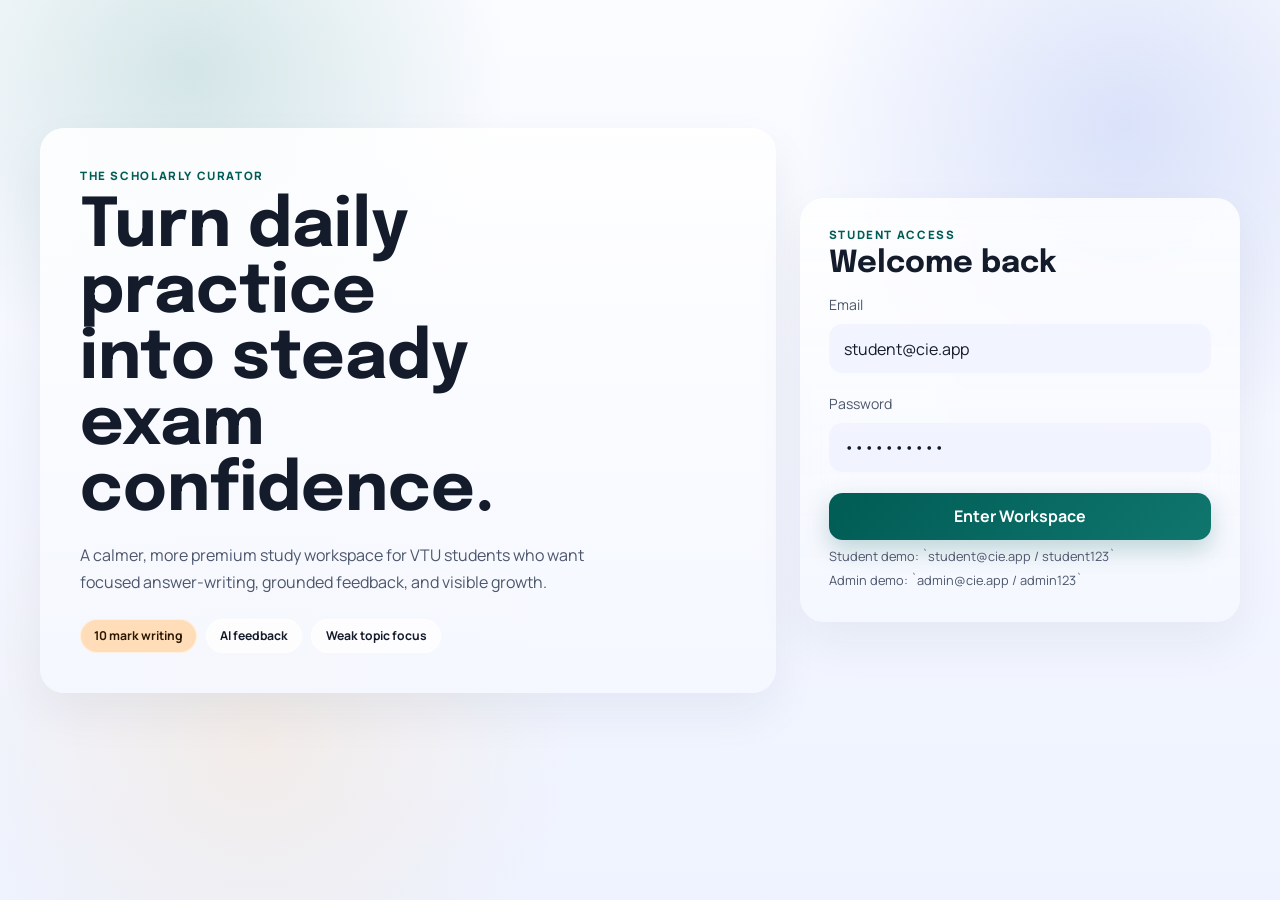
<file: frontend-web/index.html>
<!doctype html>
<html lang="en">
<head>
  <meta charset="UTF-8" />
  <meta name="viewport" content="width=device-width, initial-scale=1.0" />
  <title>ExamIgnite Study Portal</title>
  <link rel="preconnect" href="https://fonts.googleapis.com" />
  <link rel="preconnect" href="https://fonts.gstatic.com" crossorigin />
  <link href="https://fonts.googleapis.com/css2?family=Epilogue:wght@400;600;700;800;900&family=Manrope:wght@400;500;600;700;800&family=Material+Symbols+Outlined:wght,FILL@100..700,0..1&display=swap" rel="stylesheet" />
  <link rel="stylesheet" href="./style.css" />
</head>
<body>
  <main class="portal-shell">
    <section id="login-view" class="login-view">
      <div class="login-copy">
        <p class="eyebrow">The Scholarly Curator</p>
        <h1>Turn daily practice into steady exam confidence.</h1>
        <p class="lead">
          A calmer, more premium study workspace for VTU students who want focused answer-writing, grounded feedback, and visible growth.
        </p>
        <div class="feature-ribbon">
          <span class="pill accent">10 mark writing</span>
          <span class="pill">AI feedback</span>
          <span class="pill">Weak topic focus</span>
        </div>
      </div>

      <section class="login-card">
        <div class="card-header">
          <p class="eyebrow">Student Access</p>
          <h2>Welcome back</h2>
        </div>
        <form id="login-form" class="login-form">
          <label class="field">
            <span>Email</span>
            <input type="email" id="email" value="student@cie.app" required />
          </label>
          <label class="field">
            <span>Password</span>
            <input type="password" id="password" value="student123" required />
          </label>
          <button type="submit" class="btn btn-primary">Enter Workspace</button>
        </form>
        <p class="hint">Student demo: `student@cie.app / student123`</p>
        <p class="hint">Admin demo: `admin@cie.app / admin123`</p>
        <p id="login-msg" class="status-text error-text"></p>
      </section>
    </section>

    <section id="app-view" class="app-view hidden">
      <header class="top-appbar">
        <div class="top-appbar__left">
          <button class="icon-btn" type="button" aria-label="Menu">
            <span class="material-symbols-outlined">menu</span>
          </button>
          <span class="brand-mark">ExamIgnite</span>
        </div>

        <nav class="main-nav">
          <button class="nav-pill is-active" data-view="home-view">Home</button>
          <button class="nav-pill" data-view="subject-view">Subject</button>
          <button class="nav-pill" data-view="practice-view">Practice</button>
          <button class="nav-pill" data-view="history-view">Insights</button>
        </nav>

        <div class="top-appbar__right">
          <label class="compact-select">
            <span>Semester</span>
            <select id="semester-filter">
              <option value="">All</option>
              <option value="4" selected>Semester 4</option>
            </select>
          </label>
          <div class="profile-chip">
            <div class="avatar-circle">
              <span class="material-symbols-outlined">person</span>
            </div>
            <div class="profile-copy">
              <strong id="user-name">Student</strong>
              <small id="user-role">student</small>
            </div>
          </div>
          <button id="logout-btn" class="btn btn-secondary">Logout</button>
        </div>
      </header>

      <p id="global-msg" class="status-text"></p>

      <section id="home-view" class="view-section">
        <section class="welcome-band">
          <div class="welcome-band__copy">
            <p class="eyebrow">Performance Analytics</p>
            <h1 id="header-greeting">Good Morning</h1>
            <p class="muted-copy">A premium VTU study workspace built to keep practice calm, consistent, and measurable.</p>
          </div>
        </section>

        <section class="dashboard-bento">
          <article class="hero-panel">
            <div class="hero-panel__inner">
              <div class="hero-badge">
                <span class="material-symbols-outlined filled">bolt</span>
                <span>Study Pulse</span>
              </div>
              <div>
                <h2 id="hero-title">Loading your study pulse...</h2>
                <p id="hero-subtitle" class="hero-subtitle"></p>
              </div>
              <div class="hero-actions">
                <button id="hero-practice-btn" class="btn btn-light">Practice next question</button>
                <button id="hero-history-btn" class="btn btn-ghost">Review history</button>
              </div>
            </div>
            <div class="hero-orb"></div>
          </article>

          <article class="alert-card">
            <p class="mini-eyebrow">Weak subject alert</p>
            <h3 id="insight-weak-topic">No weak topic yet</h3>
            <p class="muted-copy">Use this panel to spot the area that needs the next focused revision pass.</p>
            <div class="alert-card__footer">
              <strong id="insight-average">--</strong>
              <span class="pill accent-soft">Average score</span>
            </div>
          </article>

          <article class="study-prompt-card">
            <div class="study-prompt-card__head">
              <div>
                <p class="mini-eyebrow">Recommended move</p>
                <h3>Likely exam practice</h3>
              </div>
              <span class="material-symbols-outlined icon-bubble">lightbulb</span>
            </div>
            <div class="stats-row">
              <span class="pill">Attempts <strong id="insight-attempts">--</strong></span>
              <span class="pill">High priority</span>
            </div>
          </article>
        </section>

        <section class="quick-actions">
          <button class="quick-action">
            <span class="quick-action__icon teal"><span class="material-symbols-outlined filled">play_circle</span></span>
            <span>Practice Now</span>
          </button>
          <button class="quick-action">
            <span class="quick-action__icon blue"><span class="material-symbols-outlined filled">quiz</span></span>
            <span>Mock Test</span>
          </button>
          <button class="quick-action">
            <span class="quick-action__icon red"><span class="material-symbols-outlined filled">history_edu</span></span>
            <span>Review Mistakes</span>
          </button>
          <button class="quick-action">
            <span class="quick-action__icon amber"><span class="material-symbols-outlined filled">library_books</span></span>
            <span>Previous Papers</span>
          </button>
        </section>

        <section class="content-grid content-grid--home">
          <article class="surface-card">
            <div class="section-header">
              <div>
                <p class="eyebrow">Core Subjects</p>
                <h3>Your current semester</h3>
              </div>
            </div>
            <div id="subject-cards" class="subject-grid"></div>
          </article>

          <aside class="insight-panel">
            <div class="section-header">
              <div>
                <p class="eyebrow">Recent Attempts</p>
                <h3>Learning insights</h3>
              </div>
            </div>
            <div id="recent-attempts" class="attempt-rail"></div>
          </aside>
        </section>
      </section>

      <section id="subject-view" class="view-section hidden">
        <section class="hero-header-card">
          <div>
            <p id="subject-code" class="eyebrow">Subject</p>
            <h2 id="subject-title">Choose a subject</h2>
            <p id="subject-meta" class="muted-copy"></p>
          </div>
          <div class="metric-focus-card">
            <span class="mini-eyebrow">Progress</span>
            <strong id="subject-progress-score">--</strong>
            <p id="subject-progress-detail" class="muted-copy"></p>
          </div>
        </section>

        <section class="content-grid">
          <article class="surface-card">
            <div class="section-header">
              <div>
                <p class="eyebrow">Question Browser</p>
                <h3>Curated prompts</h3>
              </div>
            </div>
            <div class="filter-row">
              <select id="filter-marks" class="filter-select">
                <option value="">All marks</option>
              </select>
              <select id="filter-module" class="filter-select">
                <option value="">All modules</option>
              </select>
              <select id="filter-year" class="filter-select">
                <option value="">All years</option>
              </select>
              <label class="toggle-chip">
                <input type="checkbox" id="filter-diagram" />
                <span>Diagram expected</span>
              </label>
            </div>
            <div id="question-cards" class="question-card-list"></div>
          </article>

          <aside class="preview-card">
            <div class="section-header">
              <div>
                <p class="eyebrow">Selection</p>
                <h3>Question preview</h3>
              </div>
            </div>
            <p id="selected-question-preview" class="muted-copy">Pick a question to begin focused writing.</p>
            <button id="open-practice-btn" class="btn btn-primary">Open writing workspace</button>
          </aside>
        </section>
      </section>

      <section id="practice-view" class="view-section hidden">
        <section class="content-grid content-grid--practice">
          <div class="practice-main">
            <article class="question-panel">
              <div class="chip-row" id="practice-chips"></div>
              <p id="practice-subject-code" class="eyebrow">Practice</p>
              <h2 id="practice-question-title">Select a question from the subject browser.</h2>
              <div class="tip-box">
                <p class="muted-copy">Use a definition first, then step-by-step structure, then example or diagram if needed.</p>
              </div>
            </article>

            <article class="editor-shell">
              <div class="editor-toolbar">
                <div class="toolbar-actions">
                  <button class="icon-btn" type="button"><span class="material-symbols-outlined">format_bold</span></button>
                  <button class="icon-btn" type="button"><span class="material-symbols-outlined">format_italic</span></button>
                  <button class="icon-btn" type="button"><span class="material-symbols-outlined">format_list_bulleted</span></button>
                  <button class="icon-btn" type="button"><span class="material-symbols-outlined">image</span></button>
                </div>
                <div class="editor-meta">
                  <span id="draft-status">Draft idle</span>
                  <span>Writing Studio</span>
                </div>
              </div>
              <textarea id="answer-text" class="writing-area" placeholder="Start writing your answer here..."></textarea>
            </article>
          </div>

          <aside class="practice-sidebar">
            <div class="mode-switch">
              <button class="mode-switch__btn is-active" type="button">Practice Mode</button>
              <button class="mode-switch__btn" type="button">Exam Mode</button>
            </div>

            <article class="timer-card">
              <span class="mini-eyebrow">Current Session</span>
              <strong id="session-status">Not started</strong>
              <div class="progress-line"><span></span></div>
            </article>

            <article class="expectation-card">
              <div class="section-header compact">
                <div>
                  <p class="eyebrow">Examiner Expectations</p>
                </div>
              </div>
              <div id="examiner-panel">
                <p class="muted-copy">Once a question is selected, this panel will summarize the answer frame and special expectations.</p>
              </div>
            </article>

            <article class="study-pulse-mini">
              <p class="mini-eyebrow">Study Pulse</p>
              <h4>Previous paper relevance</h4>
              <p class="muted-copy">Use this space for likely-repeat signal and quick reminder context.</p>
            </article>
          </aside>
        </section>

        <div class="floating-submit-bar">
          <button id="practice-back-btn" class="btn btn-secondary">Back to questions</button>
          <button id="start-session-btn" class="btn btn-secondary">Start session</button>
          <button id="submit-answer-btn" class="btn btn-primary">Submit answer</button>
        </div>
      </section>

      <section id="feedback-view" class="view-section hidden">
        <div class="feedback-hero-grid">
          <article class="score-spotlight">
            <span class="mini-eyebrow">Final score</span>
            <h2 id="feedback-score">No submission yet</h2>
            <p id="feedback-summary" class="muted-copy"></p>
          </article>

          <article class="coverage-panel">
            <div class="section-header compact">
              <div>
                <p class="eyebrow">Concept Coverage</p>
                <h3>What landed</h3>
              </div>
            </div>
            <div id="covered-concepts" class="pill-list"></div>
            <div id="missed-concepts" class="pill-list pill-list--negative"></div>
          </article>
        </div>

        <section class="content-grid">
          <article class="surface-card">
            <div class="feedback-summary-card">
              <div class="feedback-summary-card__icon">
                <span class="material-symbols-outlined filled">auto_awesome</span>
              </div>
              <div>
                <p class="eyebrow">AI Feedback Summary</p>
                <p class="reading-copy" id="reference-answer"></p>
              </div>
            </div>
          </article>

          <aside class="feedback-side">
            <article class="preview-card">
              <div class="section-header compact">
                <div>
                  <p class="eyebrow">Diagram Guidance</p>
                  <h3>Exam note</h3>
                </div>
              </div>
              <p id="feedback-diagram" class="muted-copy">Diagram recommendation appears here.</p>
            </article>

            <article class="evidence-panel">
              <div class="section-header compact">
                <div>
                  <p class="eyebrow">Evidence</p>
                  <h3>Grounding sources</h3>
                </div>
              </div>
              <div id="feedback-evidence" class="evidence-list"></div>
            </article>

            <div class="feedback-actions">
              <button id="retry-answer-btn" class="btn btn-primary">Retry answer</button>
              <button id="feedback-subject-btn" class="btn btn-secondary">Back to subject</button>
            </div>
          </aside>
        </section>
      </section>

      <section id="history-view" class="view-section hidden">
        <section class="history-header">
          <div>
            <p class="eyebrow">Performance Analytics</p>
            <h2>Growth metrics.</h2>
            <p class="muted-copy">Visualizing your study rhythm, weak patterns, and the next revision move.</p>
          </div>
        </section>

        <section class="history-bento">
          <article class="trend-card">
            <div class="section-header compact">
              <div>
                <p class="eyebrow">Score Improvement</p>
                <h3>Recent momentum</h3>
              </div>
            </div>
            <div class="graph-placeholder">
              <div class="graph-line"></div>
            </div>
          </article>

          <article class="streak-card">
            <p class="mini-eyebrow">Daily momentum</p>
            <h3>Study streak</h3>
            <p class="muted-copy">Your consistency is visible here as part of the visual rhythm, even before richer analytics arrive.</p>
          </article>
        </section>

        <section class="content-grid">
          <article class="surface-card">
            <div class="section-header">
              <div>
                <p class="eyebrow">Attempt Timeline</p>
                <h3>Your recent work</h3>
              </div>
            </div>
            <div id="history-list" class="history-list"></div>
          </article>

          <aside class="insight-panel">
            <div class="section-header">
              <div>
                <p class="eyebrow">Progress Lens</p>
                <h3>Subject improvement</h3>
              </div>
            </div>
            <select id="history-subject-select" class="filter-select"></select>
            <div id="history-progress-panel" class="progress-panel"></div>
          </aside>
        </section>
      </section>
    </section>
  </main>

  <nav class="bottom-nav">
    <button class="bottom-nav__item is-active" type="button">
      <span class="material-symbols-outlined">dashboard</span>
      <span>Home</span>
    </button>
    <button class="bottom-nav__item" type="button">
      <span class="material-symbols-outlined">menu_book</span>
      <span>Practice</span>
    </button>
    <button class="bottom-nav__item" type="button">
      <span class="material-symbols-outlined">analytics</span>
      <span>Insights</span>
    </button>
    <button class="bottom-nav__item" type="button">
      <span class="material-symbols-outlined">person</span>
      <span>Profile</span>
    </button>
  </nav>

  <script src="./app.js"></script>
</body>
</html>
</file>
<file: frontend-web/style.css>
:root {
  --surface: #f9f9ff;
  --surface-low: #f1f3ff;
  --surface-top: #ffffff;
  --surface-high: #e1e8fd;
  --surface-variant: #dce2f7;
  --primary: #005c55;
  --primary-container: #0f766e;
  --primary-fixed: #9cf2e8;
  --secondary: #1d4ed8;
  --secondary-fixed: #dce1ff;
  --tertiary: #734700;
  --tertiary-fixed: #ffddb8;
  --error: #ba1a1a;
  --on-surface: #141b2b;
  --on-muted: #4c566c;
  --outline-variant: rgba(189, 201, 198, 0.35);
  --shadow-soft: 0 20px 48px rgba(20, 27, 43, 0.06);
  --shadow-hero: 0 28px 64px rgba(0, 92, 85, 0.22);
  --radius-lg: 1rem;
  --radius-xl: 1.5rem;
}

* {
  box-sizing: border-box;
}

html,
body {
  margin: 0;
  min-height: 100%;
}

body {
  font-family: "Manrope", "Segoe UI", sans-serif;
  color: var(--on-surface);
  background:
    radial-gradient(circle at 15% 8%, rgba(12, 118, 110, 0.16), transparent 23%),
    radial-gradient(circle at 88% 14%, rgba(29, 78, 216, 0.14), transparent 24%),
    radial-gradient(circle at 20% 82%, rgba(255, 185, 95, 0.14), transparent 25%),
    linear-gradient(180deg, #fbfcff 0%, #f5f7ff 43%, #eef3ff 100%);
}

button,
input,
select,
textarea {
  font: inherit;
}

button {
  cursor: pointer;
}

.material-symbols-outlined {
  font-variation-settings: "FILL" 0, "wght" 450, "GRAD" 0, "opsz" 24;
}

.material-symbols-outlined.filled {
  font-variation-settings: "FILL" 1, "wght" 450, "GRAD" 0, "opsz" 24;
}

.hidden {
  display: none !important;
}

.portal-shell {
  max-width: 1240px;
  margin: 0 auto;
  padding: 1.5rem 1.25rem 6.5rem;
}

.status-text {
  margin: 0.25rem 0 0;
  font-size: 0.9rem;
  color: var(--on-muted);
}

.error-text {
  color: var(--error);
}

.eyebrow,
.mini-eyebrow {
  margin: 0;
  text-transform: uppercase;
  letter-spacing: 0.14em;
  font-weight: 800;
}

.eyebrow {
  font-size: 0.72rem;
  color: var(--primary);
}

.mini-eyebrow {
  font-size: 0.66rem;
  color: rgba(20, 27, 43, 0.64);
}

h1,
h2,
h3,
h4 {
  margin: 0;
  font-family: "Epilogue", "Segoe UI", sans-serif;
  letter-spacing: 0;
}

.muted-copy {
  color: var(--on-muted);
  line-height: 1.65;
}

.pill {
  display: inline-flex;
  align-items: center;
  gap: 0.35rem;
  border-radius: 999px;
  background: rgba(255, 255, 255, 0.8);
  box-shadow: inset 0 0 0 1px rgba(255, 255, 255, 0.58);
  padding: 0.52rem 0.9rem;
  font-size: 0.76rem;
  font-weight: 700;
  color: var(--on-surface);
}

.pill.accent {
  background: var(--tertiary-fixed);
  color: #2a1700;
}

.pill.accent-soft {
  background: rgba(255, 221, 184, 0.7);
  color: #5f3a00;
}

.btn {
  border: 0;
  border-radius: 0.85rem;
  padding: 0.8rem 1.05rem;
  font-weight: 700;
  transition: transform 140ms ease, filter 140ms ease;
}

.btn:hover {
  transform: translateY(-1px);
}

.btn-primary {
  color: #fff;
  background: linear-gradient(135deg, var(--primary) 0%, var(--primary-container) 100%);
  box-shadow: 0 10px 24px rgba(0, 92, 85, 0.23);
}

.btn-secondary {
  color: var(--on-surface);
  background: rgba(255, 255, 255, 0.78);
  box-shadow: inset 0 0 0 1px rgba(255, 255, 255, 0.6);
}

.btn-light {
  color: var(--primary);
  background: var(--surface-top);
}

.btn-ghost {
  color: #d8f7f2;
  background: rgba(255, 255, 255, 0.15);
  box-shadow: inset 0 0 0 1px rgba(255, 255, 255, 0.25);
}

.btn-tertiary {
  color: var(--secondary);
  background: rgba(220, 225, 255, 0.72);
}

.login-view {
  min-height: calc(100vh - 8rem);
  display: grid;
  gap: 1.5rem;
  grid-template-columns: minmax(0, 1.35fr) minmax(320px, 440px);
  align-items: center;
}

.login-copy {
  background: linear-gradient(180deg, rgba(255, 255, 255, 0.88), rgba(245, 248, 255, 0.92));
  border-radius: var(--radius-xl);
  padding: 2.5rem;
  box-shadow: var(--shadow-soft);
}

.login-copy h1 {
  margin-top: 0.8rem;
  font-size: clamp(2.4rem, 6vw, 4.2rem);
  line-height: 0.98;
  max-width: 11ch;
}

.lead {
  margin: 1.1rem 0 1.4rem;
  color: var(--on-muted);
  max-width: 52ch;
  line-height: 1.7;
}

.feature-ribbon {
  display: flex;
  flex-wrap: wrap;
  gap: 0.55rem;
}

.login-card {
  border-radius: var(--radius-xl);
  background: linear-gradient(180deg, rgba(255, 255, 255, 0.82), rgba(245, 248, 255, 0.78));
  box-shadow: var(--shadow-soft);
  backdrop-filter: blur(20px);
  padding: 1.8rem;
}

.card-header {
  margin-bottom: 1rem;
}

.card-header h2 {
  margin-top: 0.4rem;
  font-size: 1.9rem;
}

.login-form,
.field {
  display: grid;
  gap: 0.6rem;
}

.field {
  margin-bottom: 0.7rem;
}

.field span {
  color: var(--on-muted);
  font-size: 0.88rem;
}

.field input,
.compact-select select,
.filter-select,
.writing-area {
  border: 0;
  border-radius: 0.85rem;
  background: rgba(241, 243, 255, 0.9);
  color: var(--on-surface);
  padding: 0.85rem 0.95rem;
  outline: none;
  box-shadow: inset 0 0 0 1.2px transparent;
  transition: box-shadow 120ms ease, background 120ms ease;
}

.field input:focus,
.compact-select select:focus,
.filter-select:focus,
.writing-area:focus {
  box-shadow: inset 0 0 0 1.5px rgba(0, 106, 99, 0.4);
  background: rgba(255, 255, 255, 0.94);
}

.hint {
  margin: 0.4rem 0 0;
  color: var(--on-muted);
  font-size: 0.8rem;
}

.app-view {
  display: grid;
  gap: 1.15rem;
}

.top-appbar {
  position: sticky;
  top: 0.8rem;
  z-index: 20;
  display: grid;
  grid-template-columns: auto 1fr auto;
  align-items: center;
  gap: 1rem;
  background: linear-gradient(180deg, rgba(255, 255, 255, 0.82), rgba(245, 249, 255, 0.78));
  backdrop-filter: blur(20px);
  border-radius: var(--radius-xl);
  box-shadow: var(--shadow-soft);
  padding: 0.95rem 1.2rem;
}

.top-appbar__left,
.top-appbar__right,
.main-nav {
  display: flex;
  align-items: center;
  gap: 0.75rem;
}

.main-nav {
  justify-content: center;
  flex-wrap: wrap;
}

.brand-mark {
  font-family: "Epilogue", "Segoe UI", sans-serif;
  color: var(--primary);
  font-weight: 800;
  letter-spacing: -0.02em;
  font-size: 1.18rem;
}

.icon-btn {
  display: inline-flex;
  align-items: center;
  justify-content: center;
  width: 2.25rem;
  height: 2.25rem;
  border-radius: 999px;
  border: 0;
  background: rgba(255, 255, 255, 0.58);
  color: var(--on-muted);
}

.icon-btn:hover {
  color: var(--primary);
}

.nav-pill {
  border: 0;
  border-radius: 999px;
  background: transparent;
  color: var(--on-muted);
  font-weight: 700;
  padding: 0.62rem 1rem;
}

.nav-pill.is-active {
  color: var(--primary);
  background: rgba(156, 242, 232, 0.46);
}

.compact-select {
  display: grid;
  gap: 0.2rem;
  color: var(--on-muted);
  font-size: 0.76rem;
}

.compact-select select {
  min-width: 128px;
  padding: 0.58rem 0.8rem;
}

.profile-chip {
  display: inline-flex;
  align-items: center;
  gap: 0.6rem;
  border-radius: 999px;
  padding: 0.28rem 0.7rem 0.28rem 0.28rem;
  background: rgba(255, 255, 255, 0.66);
}

.avatar-circle {
  width: 2rem;
  height: 2rem;
  border-radius: 999px;
  background: var(--surface-low);
  color: var(--primary);
  display: grid;
  place-items: center;
}

.profile-copy {
  display: grid;
  gap: 0.03rem;
}

.profile-copy strong {
  font-size: 0.86rem;
}

.profile-copy small {
  color: var(--on-muted);
  font-size: 0.72rem;
}

.view-section {
  display: grid;
  gap: 1rem;
}

.welcome-band {
  background: linear-gradient(180deg, rgba(255, 255, 255, 0.9), rgba(245, 249, 255, 0.86));
  border-radius: var(--radius-xl);
  box-shadow: var(--shadow-soft);
  padding: 1.7rem;
}

.welcome-band__copy h1 {
  margin-top: 0.45rem;
  font-size: clamp(2rem, 4vw, 3.2rem);
}

.dashboard-bento {
  display: grid;
  gap: 1rem;
  grid-template-columns: minmax(0, 2fr) minmax(0, 1fr);
  grid-template-areas:
    "hero alert"
    "hero prompt";
}

.hero-panel {
  grid-area: hero;
  border-radius: var(--radius-xl);
  background: linear-gradient(135deg, var(--primary) 0%, var(--primary-container) 100%);
  color: #e9fffb;
  box-shadow: var(--shadow-hero);
  padding: 1.6rem;
  position: relative;
  overflow: hidden;
}

.hero-panel__inner {
  position: relative;
  z-index: 1;
  display: grid;
  gap: 1.3rem;
}

.hero-badge {
  display: inline-flex;
  align-items: center;
  gap: 0.35rem;
  width: fit-content;
  padding: 0.4rem 0.75rem;
  background: rgba(255, 255, 255, 0.15);
  border-radius: 999px;
  font-size: 0.74rem;
  font-weight: 800;
  text-transform: uppercase;
  letter-spacing: 0.1em;
}

.hero-panel h2 {
  font-size: clamp(1.8rem, 3.2vw, 2.8rem);
  line-height: 1.03;
  max-width: 12ch;
}

.hero-subtitle {
  margin-top: 0.7rem;
  max-width: 52ch;
  color: rgba(233, 255, 251, 0.85);
}

.hero-actions {
  display: flex;
  flex-wrap: wrap;
  gap: 0.6rem;
}

.hero-orb {
  position: absolute;
  width: 230px;
  height: 230px;
  border-radius: 999px;
  background: rgba(255, 255, 255, 0.14);
  bottom: -95px;
  right: -70px;
  filter: blur(8px);
}

.alert-card,
.study-prompt-card,
.insight-panel,
.preview-card,
.feedback-side,
.practice-sidebar {
  border-radius: var(--radius-xl);
  box-shadow: var(--shadow-soft);
}

.alert-card {
  grid-area: alert;
  background: linear-gradient(165deg, rgba(255, 221, 184, 0.93), rgba(255, 255, 255, 0.85));
  padding: 1.3rem;
  display: grid;
  gap: 0.75rem;
}

.alert-card h3 {
  font-size: 1.35rem;
}

.alert-card__footer {
  display: flex;
  align-items: center;
  justify-content: space-between;
  gap: 0.65rem;
}

.alert-card__footer strong {
  font-family: "Epilogue", "Segoe UI", sans-serif;
  font-size: 1.38rem;
}

.study-prompt-card {
  grid-area: prompt;
  background: linear-gradient(180deg, rgba(220, 225, 255, 0.86), rgba(252, 252, 255, 0.92));
  padding: 1.3rem;
  display: grid;
  gap: 0.8rem;
}

.study-prompt-card__head {
  display: flex;
  align-items: flex-start;
  justify-content: space-between;
  gap: 0.7rem;
}

.study-prompt-card h3 {
  font-size: 1.2rem;
}

.icon-bubble {
  width: 2rem;
  height: 2rem;
  display: grid;
  place-items: center;
  border-radius: 0.6rem;
  background: rgba(255, 255, 255, 0.65);
  color: var(--secondary);
}

.stats-row {
  display: flex;
  flex-wrap: wrap;
  gap: 0.45rem;
}

.quick-actions {
  display: grid;
  gap: 0.75rem;
  grid-template-columns: repeat(4, minmax(0, 1fr));
}

.quick-action {
  border: 0;
  border-radius: 1rem;
  background: linear-gradient(180deg, rgba(255, 255, 255, 0.9), rgba(245, 248, 255, 0.85));
  box-shadow: var(--shadow-soft);
  padding: 1rem 0.7rem;
  display: grid;
  justify-items: center;
  gap: 0.5rem;
  font-size: 0.75rem;
  font-weight: 800;
  text-transform: uppercase;
  letter-spacing: 0.08em;
  color: var(--on-surface);
}

.quick-action__icon {
  width: 2.8rem;
  height: 2.8rem;
  border-radius: 0.9rem;
  display: grid;
  place-items: center;
}

.quick-action__icon.teal {
  background: rgba(0, 92, 85, 0.1);
  color: var(--primary);
}

.quick-action__icon.blue {
  background: rgba(29, 78, 216, 0.1);
  color: var(--secondary);
}

.quick-action__icon.red {
  background: rgba(186, 26, 26, 0.1);
  color: var(--error);
}

.quick-action__icon.amber {
  background: rgba(255, 185, 95, 0.18);
  color: #8d5a00;
}

.content-grid {
  display: grid;
  gap: 1rem;
  grid-template-columns: minmax(0, 2fr) minmax(300px, 1fr);
}

.content-grid--home {
  grid-template-columns: minmax(0, 2fr) minmax(340px, 1fr);
}

.content-grid--practice {
  grid-template-columns: minmax(0, 2fr) minmax(320px, 1fr);
}

.surface-card,
.insight-panel,
.preview-card,
.feedback-side {
  background: linear-gradient(180deg, rgba(255, 255, 255, 0.9), rgba(245, 248, 255, 0.87));
  padding: 1.3rem;
}

.section-header {
  display: flex;
  justify-content: space-between;
  align-items: flex-start;
  gap: 0.75rem;
  margin-bottom: 1rem;
}

.section-header h3 {
  margin-top: 0.45rem;
  font-size: 1.35rem;
}

.section-header.compact h3 {
  font-size: 1.1rem;
}

.subject-grid,
.question-card-list,
.attempt-rail,
.history-list,
.progress-panel,
.evidence-list {
  display: grid;
  gap: 0.75rem;
}

.subject-card,
.question-card,
.attempt-card,
.timeline-card,
.progress-card,
.evidence-card,
.empty-state {
  border-radius: 1rem;
  border: 0;
  width: 100%;
  text-align: left;
  padding: 1rem;
  background: linear-gradient(180deg, rgba(248, 251, 255, 0.96), rgba(240, 245, 255, 0.92));
  box-shadow: inset 0 0 0 1px rgba(255, 255, 255, 0.54);
}

.subject-card:hover,
.question-card:hover,
.attempt-card:hover,
.timeline-card:hover {
  transform: translateY(-1px);
}

.subject-card.is-active,
.question-card.is-active {
  background: linear-gradient(135deg, rgba(233, 251, 247, 0.97), rgba(231, 241, 255, 0.96));
  box-shadow: inset 0 0 0 1px rgba(0, 92, 85, 0.25);
}

.subject-card header,
.question-card header,
.attempt-card header,
.timeline-card header,
.progress-card header {
  display: flex;
  justify-content: space-between;
  align-items: flex-start;
  gap: 0.7rem;
}

.subject-card h4,
.question-card h4,
.attempt-card h4,
.timeline-card h4,
.progress-card h4 {
  margin: 0.35rem 0 0.45rem;
  font-size: 1.04rem;
}

.meta-row,
.metric-row,
.attempt-meta {
  display: flex;
  flex-wrap: wrap;
  gap: 0.45rem 0.9rem;
  color: var(--on-muted);
  font-size: 0.85rem;
}

.score-badge,
.score-pill {
  display: inline-flex;
  align-items: center;
  justify-content: center;
  min-height: 2rem;
  padding: 0 0.78rem;
  border-radius: 999px;
  font-weight: 800;
  font-size: 0.82rem;
}

.score-badge {
  color: var(--primary);
  background: rgba(156, 242, 232, 0.58);
}

.score-pill {
  color: var(--secondary);
  background: rgba(220, 225, 255, 0.78);
}

.hero-header-card {
  border-radius: var(--radius-xl);
  background: linear-gradient(180deg, rgba(255, 255, 255, 0.92), rgba(245, 249, 255, 0.88));
  box-shadow: var(--shadow-soft);
  padding: 1.3rem;
  display: grid;
  grid-template-columns: minmax(0, 1fr) minmax(220px, 320px);
  gap: 0.9rem;
  align-items: stretch;
}

.hero-header-card h2 {
  margin-top: 0.4rem;
  font-size: clamp(1.55rem, 3vw, 2.25rem);
}

.metric-focus-card {
  background: linear-gradient(165deg, rgba(255, 255, 255, 0.9), rgba(235, 247, 245, 0.92));
  border-radius: 1rem;
  padding: 1rem;
  display: grid;
  gap: 0.4rem;
}

.metric-focus-card strong {
  font-family: "Epilogue", "Segoe UI", sans-serif;
  font-size: 1.95rem;
}

.filter-row {
  display: flex;
  flex-wrap: wrap;
  gap: 0.55rem;
  margin-bottom: 0.8rem;
}

.filter-select {
  min-width: 132px;
}

.toggle-chip {
  display: inline-flex;
  align-items: center;
  gap: 0.5rem;
  border-radius: 999px;
  padding: 0.58rem 0.9rem;
  background: rgba(255, 255, 255, 0.82);
  box-shadow: inset 0 0 0 1px rgba(255, 255, 255, 0.54);
  font-size: 0.86rem;
  color: var(--on-muted);
}

.toggle-chip input {
  margin: 0;
}

.practice-main {
  display: grid;
  gap: 0.9rem;
}

.question-panel,
.editor-shell,
.practice-sidebar > * {
  border-radius: var(--radius-xl);
  box-shadow: var(--shadow-soft);
}

.question-panel {
  background: linear-gradient(180deg, rgba(255, 255, 255, 0.9), rgba(245, 249, 255, 0.88));
  padding: 1.25rem;
  display: grid;
  gap: 0.7rem;
}

.question-panel h2 {
  font-size: clamp(1.3rem, 2.4vw, 2rem);
  line-height: 1.16;
}

.chip-row {
  display: flex;
  flex-wrap: wrap;
  gap: 0.45rem;
}

.tip-box {
  border-radius: 0.75rem;
  background: rgba(241, 243, 255, 0.9);
  padding: 0.72rem 0.9rem;
}

.editor-shell {
  overflow: hidden;
  background: linear-gradient(180deg, rgba(255, 255, 255, 0.9), rgba(245, 248, 255, 0.9));
}

.editor-toolbar {
  display: flex;
  justify-content: space-between;
  gap: 0.7rem;
  align-items: center;
  padding: 0.6rem 0.85rem;
  background: rgba(241, 243, 255, 0.9);
}

.toolbar-actions,
.editor-meta {
  display: flex;
  align-items: center;
  gap: 0.38rem;
}

.editor-meta {
  font-size: 0.76rem;
  font-weight: 700;
  color: var(--on-muted);
}

.writing-area {
  width: 100%;
  min-height: 430px;
  resize: vertical;
  border-radius: 0;
  background: transparent;
  padding: 1.05rem;
  line-height: 1.72;
}

.practice-sidebar {
  display: grid;
  gap: 0.75rem;
}

.mode-switch {
  display: grid;
  grid-template-columns: 1fr 1fr;
  gap: 0.3rem;
  background: var(--surface-low);
  padding: 0.3rem;
  border-radius: 0.8rem;
}

.mode-switch__btn {
  border: 0;
  border-radius: 0.62rem;
  background: transparent;
  color: var(--on-muted);
  font-size: 0.74rem;
  font-weight: 800;
  text-transform: uppercase;
  letter-spacing: 0.08em;
  padding: 0.55rem 0.5rem;
}

.mode-switch__btn.is-active {
  background: var(--surface-top);
  color: var(--primary);
}

.timer-card {
  background: linear-gradient(135deg, var(--primary) 0%, var(--primary-container) 100%);
  color: #fff;
  padding: 1rem;
  display: grid;
  gap: 0.45rem;
}

.timer-card .mini-eyebrow {
  color: rgba(255, 255, 255, 0.75);
}

.timer-card strong {
  font-family: "Epilogue", "Segoe UI", sans-serif;
  font-size: 1.4rem;
}

.progress-line {
  border-radius: 999px;
  height: 0.42rem;
  background: rgba(255, 255, 255, 0.25);
  overflow: hidden;
}

.progress-line span {
  display: block;
  width: 55%;
  height: 100%;
  border-radius: 999px;
  background: #fff;
}

.expectation-card {
  background: linear-gradient(180deg, rgba(241, 243, 255, 0.95), rgba(255, 255, 255, 0.9));
  padding: 1rem;
}

.study-pulse-mini {
  background: linear-gradient(145deg, rgba(15, 118, 110, 0.92), rgba(0, 92, 85, 0.94));
  color: #e9fffb;
  padding: 1rem;
}

.study-pulse-mini .mini-eyebrow {
  color: rgba(233, 255, 251, 0.74);
}

.study-pulse-mini h4 {
  margin: 0.3rem 0;
}

.study-pulse-mini .muted-copy {
  color: rgba(233, 255, 251, 0.83);
}

.floating-submit-bar {
  position: sticky;
  bottom: 0.9rem;
  z-index: 12;
  border-radius: 0.95rem;
  padding: 0.65rem;
  background: rgba(255, 255, 255, 0.82);
  backdrop-filter: blur(16px);
  box-shadow: var(--shadow-soft);
  display: flex;
  flex-wrap: wrap;
  gap: 0.5rem;
}

.feedback-hero-grid {
  display: grid;
  gap: 1rem;
  grid-template-columns: minmax(0, 1fr) minmax(0, 1.7fr);
}

.score-spotlight,
.coverage-panel {
  border-radius: var(--radius-xl);
  box-shadow: var(--shadow-soft);
}

.score-spotlight {
  background: linear-gradient(180deg, rgba(255, 255, 255, 0.94), rgba(245, 249, 255, 0.9));
  padding: 1.2rem;
}

.score-spotlight h2 {
  margin-top: 0.4rem;
  font-size: clamp(1.5rem, 2.9vw, 2.5rem);
}

.coverage-panel {
  background: linear-gradient(180deg, rgba(241, 243, 255, 0.95), rgba(255, 255, 255, 0.9));
  padding: 1.2rem;
}

.pill-list {
  display: flex;
  flex-wrap: wrap;
  gap: 0.5rem;
}

.pill-list--negative {
  margin-top: 0.6rem;
}

.chip {
  border-radius: 999px;
  background: rgba(255, 255, 255, 0.86);
  padding: 0.45rem 0.75rem;
  font-size: 0.8rem;
  font-weight: 700;
  color: var(--on-surface);
}

.chip-negative {
  background: rgba(255, 218, 214, 0.9);
  color: #8b1b12;
}

.feedback-summary-card {
  display: grid;
  gap: 0.8rem;
  grid-template-columns: auto 1fr;
}

.feedback-summary-card__icon {
  width: 2.1rem;
  height: 2.1rem;
  border-radius: 0.65rem;
  display: grid;
  place-items: center;
  background: linear-gradient(135deg, var(--primary), var(--primary-container));
  color: #fff;
}

.reading-copy {
  color: var(--on-muted);
  line-height: 1.8;
  margin-top: 0.45rem;
}

.feedback-side {
  display: grid;
  gap: 0.75rem;
}

.feedback-actions {
  display: grid;
  gap: 0.5rem;
}

.history-header,
.trend-card,
.streak-card {
  border-radius: var(--radius-xl);
  box-shadow: var(--shadow-soft);
}

.history-header {
  background: linear-gradient(180deg, rgba(255, 255, 255, 0.9), rgba(245, 249, 255, 0.85));
  padding: 1.2rem;
}

.history-header h2 {
  margin-top: 0.35rem;
  font-size: clamp(1.5rem, 2.8vw, 2.35rem);
}

.history-bento {
  display: grid;
  gap: 1rem;
  grid-template-columns: minmax(0, 2fr) minmax(300px, 1fr);
}

.trend-card {
  background: linear-gradient(180deg, rgba(255, 255, 255, 0.92), rgba(245, 249, 255, 0.9));
  padding: 1.2rem;
}

.graph-placeholder {
  position: relative;
  border-radius: 0.9rem;
  height: 180px;
  background: rgba(233, 237, 255, 0.52);
  overflow: hidden;
}

.graph-line {
  position: absolute;
  left: 6%;
  right: 6%;
  top: 55%;
  height: 3px;
  border-radius: 999px;
  background: linear-gradient(90deg, var(--primary), var(--secondary));
  transform: rotate(-7deg);
}

.streak-card {
  background: linear-gradient(135deg, var(--primary) 0%, var(--primary-container) 100%);
  color: #e9fffb;
  padding: 1.2rem;
}

.streak-card .mini-eyebrow {
  color: rgba(233, 255, 251, 0.75);
}

.streak-card h3 {
  margin-top: 0.3rem;
  font-size: 1.6rem;
}

.streak-card .muted-copy {
  margin-top: 0.4rem;
  color: rgba(233, 255, 251, 0.82);
}

.empty-state {
  color: var(--on-muted);
}

.bottom-nav {
  position: fixed;
  left: 0;
  right: 0;
  bottom: 0;
  z-index: 28;
  display: none;
  align-items: center;
  justify-content: space-around;
  gap: 0.4rem;
  background: rgba(255, 255, 255, 0.84);
  backdrop-filter: blur(20px);
  border-radius: 1rem 1rem 0 0;
  box-shadow: 0 -6px 24px rgba(20, 27, 43, 0.06);
  padding: 0.55rem 0.6rem 1.2rem;
}

.bottom-nav__item {
  border: 0;
  background: transparent;
  color: var(--on-muted);
  display: grid;
  justify-items: center;
  gap: 0.1rem;
  font-size: 0.68rem;
  text-transform: uppercase;
  letter-spacing: 0.08em;
  font-weight: 700;
  border-radius: 0.8rem;
  padding: 0.45rem 0.65rem;
}

.bottom-nav__item.is-active {
  color: var(--primary);
  background: rgba(156, 242, 232, 0.48);
}

@media (max-width: 1080px) {
  .dashboard-bento,
  .content-grid,
  .content-grid--home,
  .content-grid--practice,
  .history-bento,
  .feedback-hero-grid,
  .hero-header-card {
    grid-template-columns: 1fr;
    grid-template-areas: none;
  }

  .top-appbar {
    grid-template-columns: 1fr;
    justify-items: stretch;
    gap: 0.8rem;
  }

  .main-nav {
    justify-content: flex-start;
  }

  .top-appbar__right {
    justify-content: flex-start;
    flex-wrap: wrap;
  }
}

@media (max-width: 880px) {
  .portal-shell {
    padding-bottom: 6.8rem;
  }

  .login-view {
    grid-template-columns: 1fr;
    min-height: auto;
  }

  .quick-actions {
    grid-template-columns: repeat(2, minmax(0, 1fr));
  }
}

@media (max-width: 640px) {
  .portal-shell {
    padding: 1rem 0.75rem 6.8rem;
  }

  .login-copy,
  .login-card,
  .welcome-band,
  .hero-panel,
  .surface-card,
  .insight-panel,
  .preview-card,
  .question-panel,
  .editor-shell,
  .history-header,
  .trend-card,
  .streak-card,
  .feedback-side,
  .score-spotlight,
  .coverage-panel {
    padding: 1rem;
  }

  .quick-actions {
    grid-template-columns: 1fr;
  }

  .hero-actions,
  .floating-submit-bar {
    display: grid;
    grid-template-columns: 1fr;
  }

  .bottom-nav {
    display: flex;
  }
}
</file>
